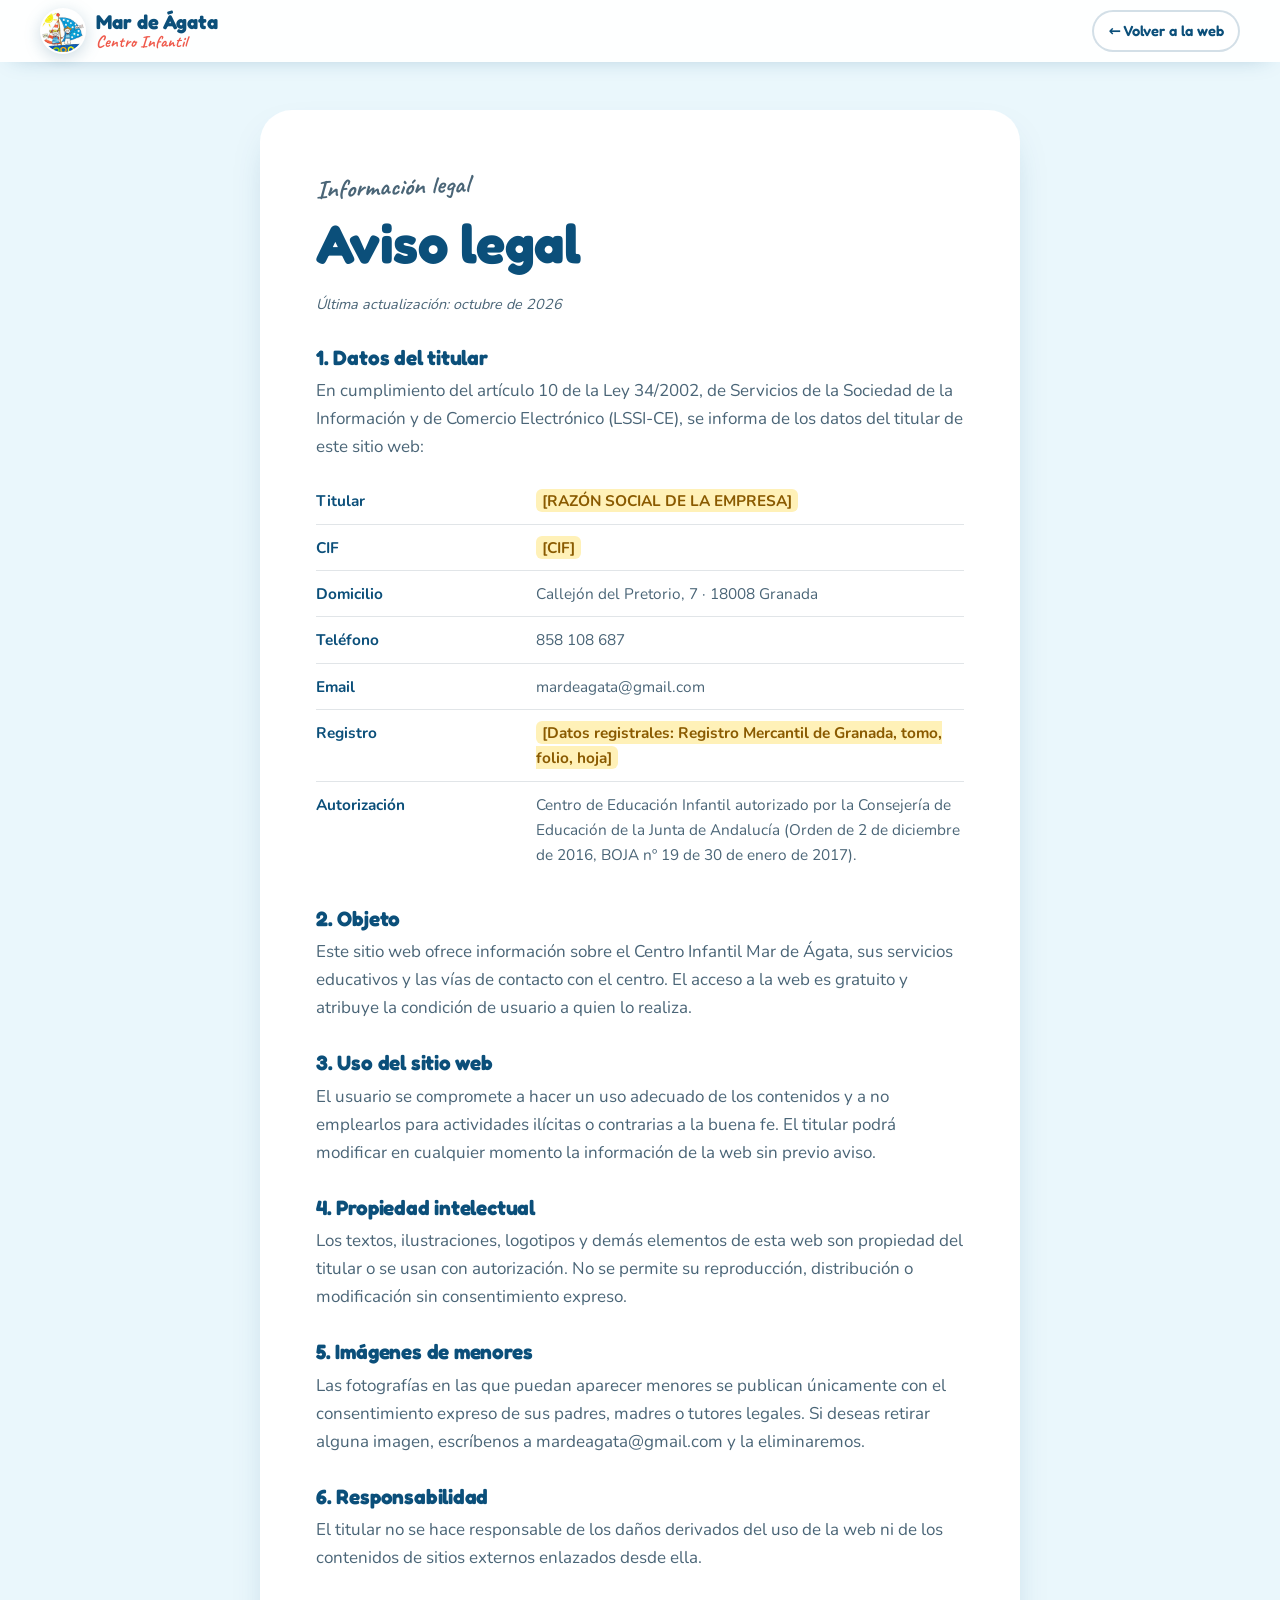
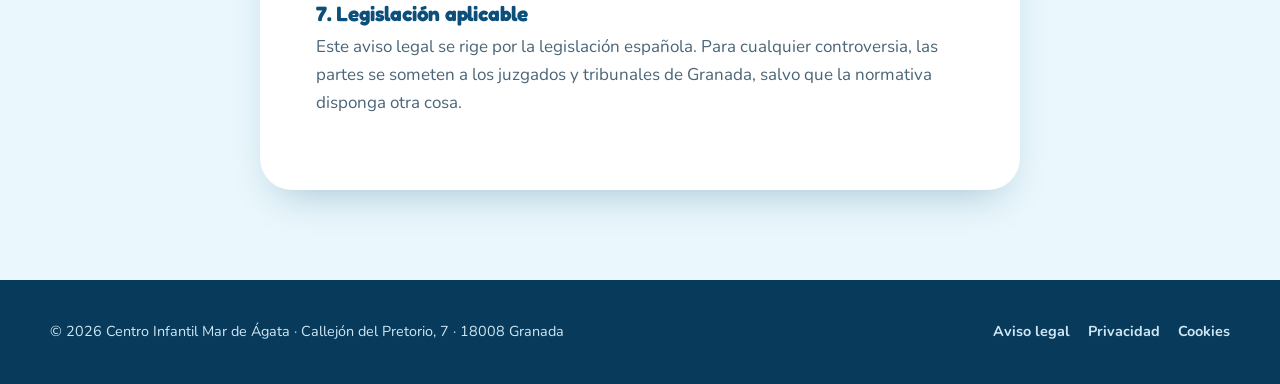
<file: aviso-legal.html>
<!doctype html>
<html lang="es">
<head>
  <meta charset="utf-8">
  <meta name="robots" content="noindex, nofollow">
  <meta name="viewport" content="width=device-width, initial-scale=1">
  <title>Aviso legal · Centro Infantil Mar de Ágata</title>
  <meta name="description" content="Aviso legal del sitio web del Centro Infantil Mar de Ágata.">
  
  <meta name="theme-color" content="#0b4f7a">
  <link rel="icon" href="assets/img/favicon.svg?v=20261006" type="image/svg+xml">
  <link rel="apple-touch-icon" href="assets/img/apple-touch-icon.png?v=20261006">
  <link rel="stylesheet" href="styles.css?v=20261006">
</head>
<body class="page-legal">
<header class="nav is-scrolled">
  <a class="nav-brand" href="index.html" aria-label="Mar de Ágata, inicio">
    <img class="nav-logo" src="assets/img/logo-mark.webp?v=20261006" alt="" width="46" height="46">
    <span class="nav-name">Mar de Ágata<small>Centro Infantil</small></span>
  </a>
  <a class="btn btn-ghost nav-back" href="index.html">← Volver a la web</a>
</header>
<main class="legal">
  <div class="legal-inner">
    <p class="eyebrow">Información legal</p>
    <h1 class="h2">Aviso legal</h1>

    <p class="updated">Última actualización: octubre de 2026</p>
    <h2>1. Datos del titular</h2>
    <p>En cumplimiento del artículo 10 de la Ley 34/2002, de Servicios de la Sociedad de la Información y de Comercio Electrónico (LSSI-CE), se informa de los datos del titular de este sitio web:</p>
    <table class="data">
  <tr><th>Titular</th><td><mark class="fill">[RAZÓN SOCIAL DE LA EMPRESA]</mark></td></tr>
  <tr><th>CIF</th><td><mark class="fill">[CIF]</mark></td></tr>
  <tr><th>Domicilio</th><td>Callejón del Pretorio, 7 · 18008 Granada</td></tr>
  <tr><th>Teléfono</th><td>858 108 687</td></tr>
  <tr><th>Email</th><td>mardeagata@gmail.com</td></tr>
  <tr><th>Registro</th><td><mark class="fill">[Datos registrales: Registro Mercantil de Granada, tomo, folio, hoja]</mark></td></tr>
  <tr><th>Autorización</th><td>Centro de Educación Infantil autorizado por la Consejería de Educación de la Junta de Andalucía (Orden de 2 de diciembre de 2016, BOJA nº 19 de 30 de enero de 2017).</td></tr>
</table>
    <h2>2. Objeto</h2>
    <p>Este sitio web ofrece información sobre el Centro Infantil Mar de Ágata, sus servicios educativos y las vías de contacto con el centro. El acceso a la web es gratuito y atribuye la condición de usuario a quien lo realiza.</p>
    <h2>3. Uso del sitio web</h2>
    <p>El usuario se compromete a hacer un uso adecuado de los contenidos y a no emplearlos para actividades ilícitas o contrarias a la buena fe. El titular podrá modificar en cualquier momento la información de la web sin previo aviso.</p>
    <h2>4. Propiedad intelectual</h2>
    <p>Los textos, ilustraciones, logotipos y demás elementos de esta web son propiedad del titular o se usan con autorización. No se permite su reproducción, distribución o modificación sin consentimiento expreso.</p>
    <h2>5. Imágenes de menores</h2>
    <p>Las fotografías en las que puedan aparecer menores se publican únicamente con el consentimiento expreso de sus padres, madres o tutores legales. Si deseas retirar alguna imagen, escríbenos a mardeagata@gmail.com y la eliminaremos.</p>
    <h2>6. Responsabilidad</h2>
    <p>El titular no se hace responsable de los daños derivados del uso de la web ni de los contenidos de sitios externos enlazados desde ella.</p>
    <h2>7. Legislación aplicable</h2>
    <p>Este aviso legal se rige por la legislación española. Para cualquier controversia, las partes se someten a los juzgados y tribunales de Granada, salvo que la normativa disponga otra cosa.</p>

  </div>
</main>
<footer class="footer footer-mini">
  <div class="container footer-inner-mini">
    <p>© 2026 Centro Infantil Mar de Ágata · Callejón del Pretorio, 7 · 18008 Granada</p>
    <nav class="legal-links" aria-label="Legal">
      <a href="aviso-legal.html">Aviso legal</a><a href="privacidad.html">Privacidad</a><a href="cookies.html">Cookies</a>
    </nav>
  </div>
</footer>
</body>
</html>
</file>
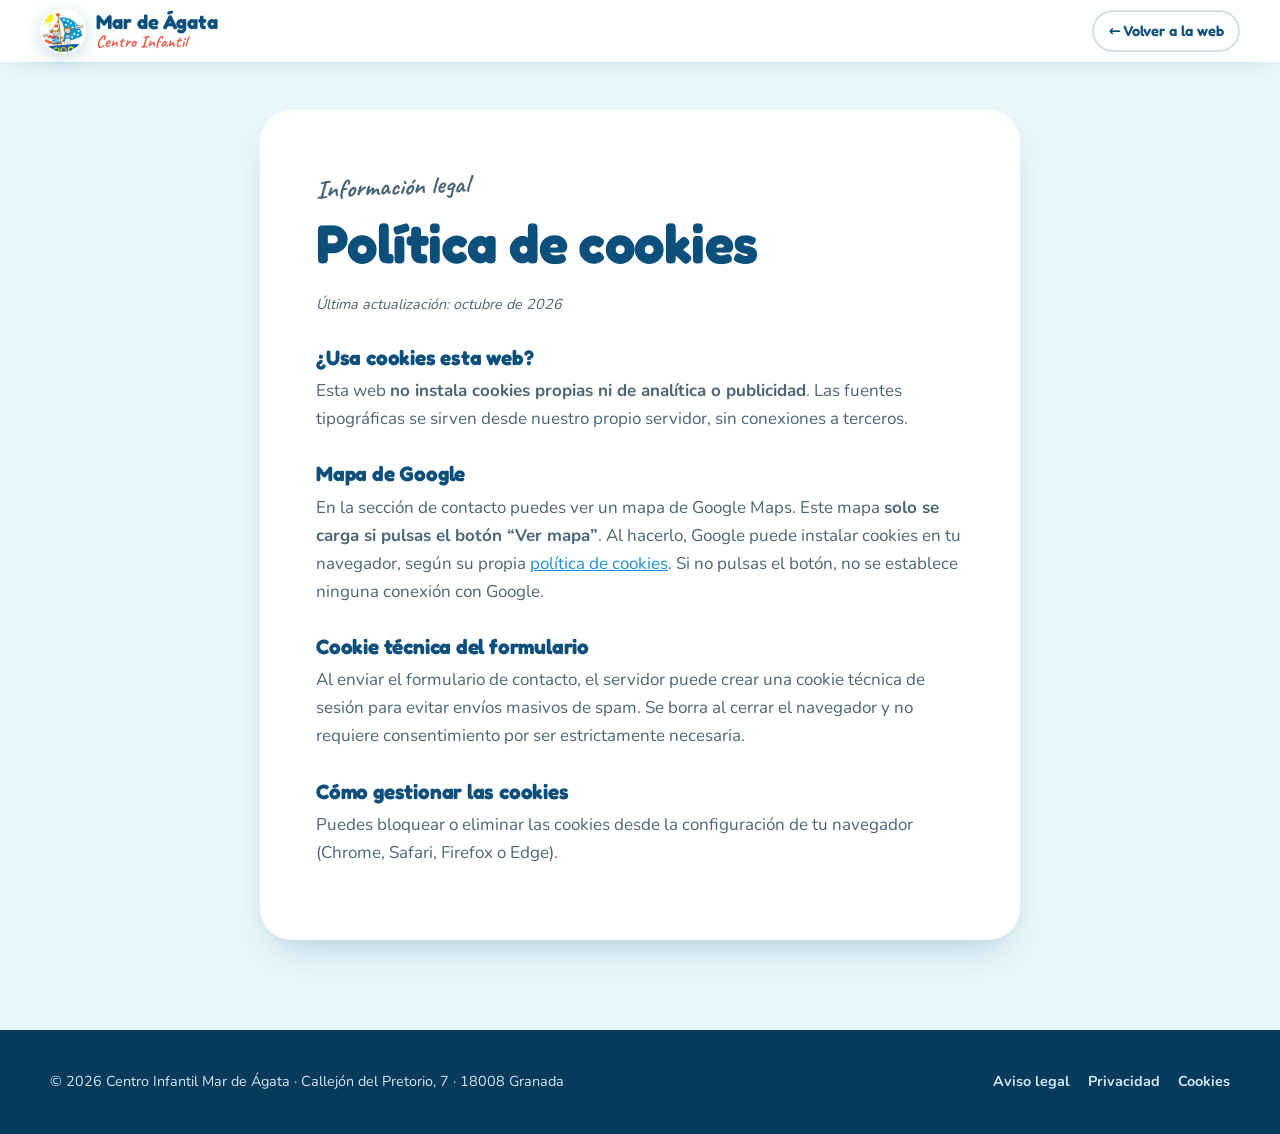
<file: cookies.html>
<!doctype html>
<html lang="es">
<head>
  <meta charset="utf-8">
  <meta name="robots" content="noindex, nofollow">
  <meta name="viewport" content="width=device-width, initial-scale=1">
  <title>Política de cookies · Centro Infantil Mar de Ágata</title>
  <meta name="description" content="Información sobre el uso de cookies en la web del Centro Infantil Mar de Ágata.">
  
  <meta name="theme-color" content="#0b4f7a">
  <link rel="icon" href="assets/img/favicon.svg?v=20261006" type="image/svg+xml">
  <link rel="apple-touch-icon" href="assets/img/apple-touch-icon.png?v=20261006">
  <link rel="stylesheet" href="styles.css?v=20261006">
</head>
<body class="page-legal">
<header class="nav is-scrolled">
  <a class="nav-brand" href="index.html" aria-label="Mar de Ágata, inicio">
    <img class="nav-logo" src="assets/img/logo-mark.webp?v=20261006" alt="" width="46" height="46">
    <span class="nav-name">Mar de Ágata<small>Centro Infantil</small></span>
  </a>
  <a class="btn btn-ghost nav-back" href="index.html">← Volver a la web</a>
</header>
<main class="legal">
  <div class="legal-inner">
    <p class="eyebrow">Información legal</p>
    <h1 class="h2">Política de cookies</h1>

    <p class="updated">Última actualización: octubre de 2026</p>
    <h2>¿Usa cookies esta web?</h2>
    <p>Esta web <strong>no instala cookies propias ni de analítica o publicidad</strong>. Las fuentes tipográficas se sirven desde nuestro propio servidor, sin conexiones a terceros.</p>
    <h2>Mapa de Google</h2>
    <p>En la sección de contacto puedes ver un mapa de Google Maps. Este mapa <strong>solo se carga si pulsas el botón “Ver mapa”</strong>. Al hacerlo, Google puede instalar cookies en tu navegador, según su propia <a href="https://policies.google.com/technologies/cookies?hl=es" target="_blank" rel="noopener">política de cookies</a>. Si no pulsas el botón, no se establece ninguna conexión con Google.</p>
    <h2>Cookie técnica del formulario</h2>
    <p>Al enviar el formulario de contacto, el servidor puede crear una cookie técnica de sesión para evitar envíos masivos de spam. Se borra al cerrar el navegador y no requiere consentimiento por ser estrictamente necesaria.</p>
    <h2>Cómo gestionar las cookies</h2>
    <p>Puedes bloquear o eliminar las cookies desde la configuración de tu navegador (Chrome, Safari, Firefox o Edge).</p>

  </div>
</main>
<footer class="footer footer-mini">
  <div class="container footer-inner-mini">
    <p>© 2026 Centro Infantil Mar de Ágata · Callejón del Pretorio, 7 · 18008 Granada</p>
    <nav class="legal-links" aria-label="Legal">
      <a href="aviso-legal.html">Aviso legal</a><a href="privacidad.html">Privacidad</a><a href="cookies.html">Cookies</a>
    </nav>
  </div>
</footer>
</body>
</html>
</file>
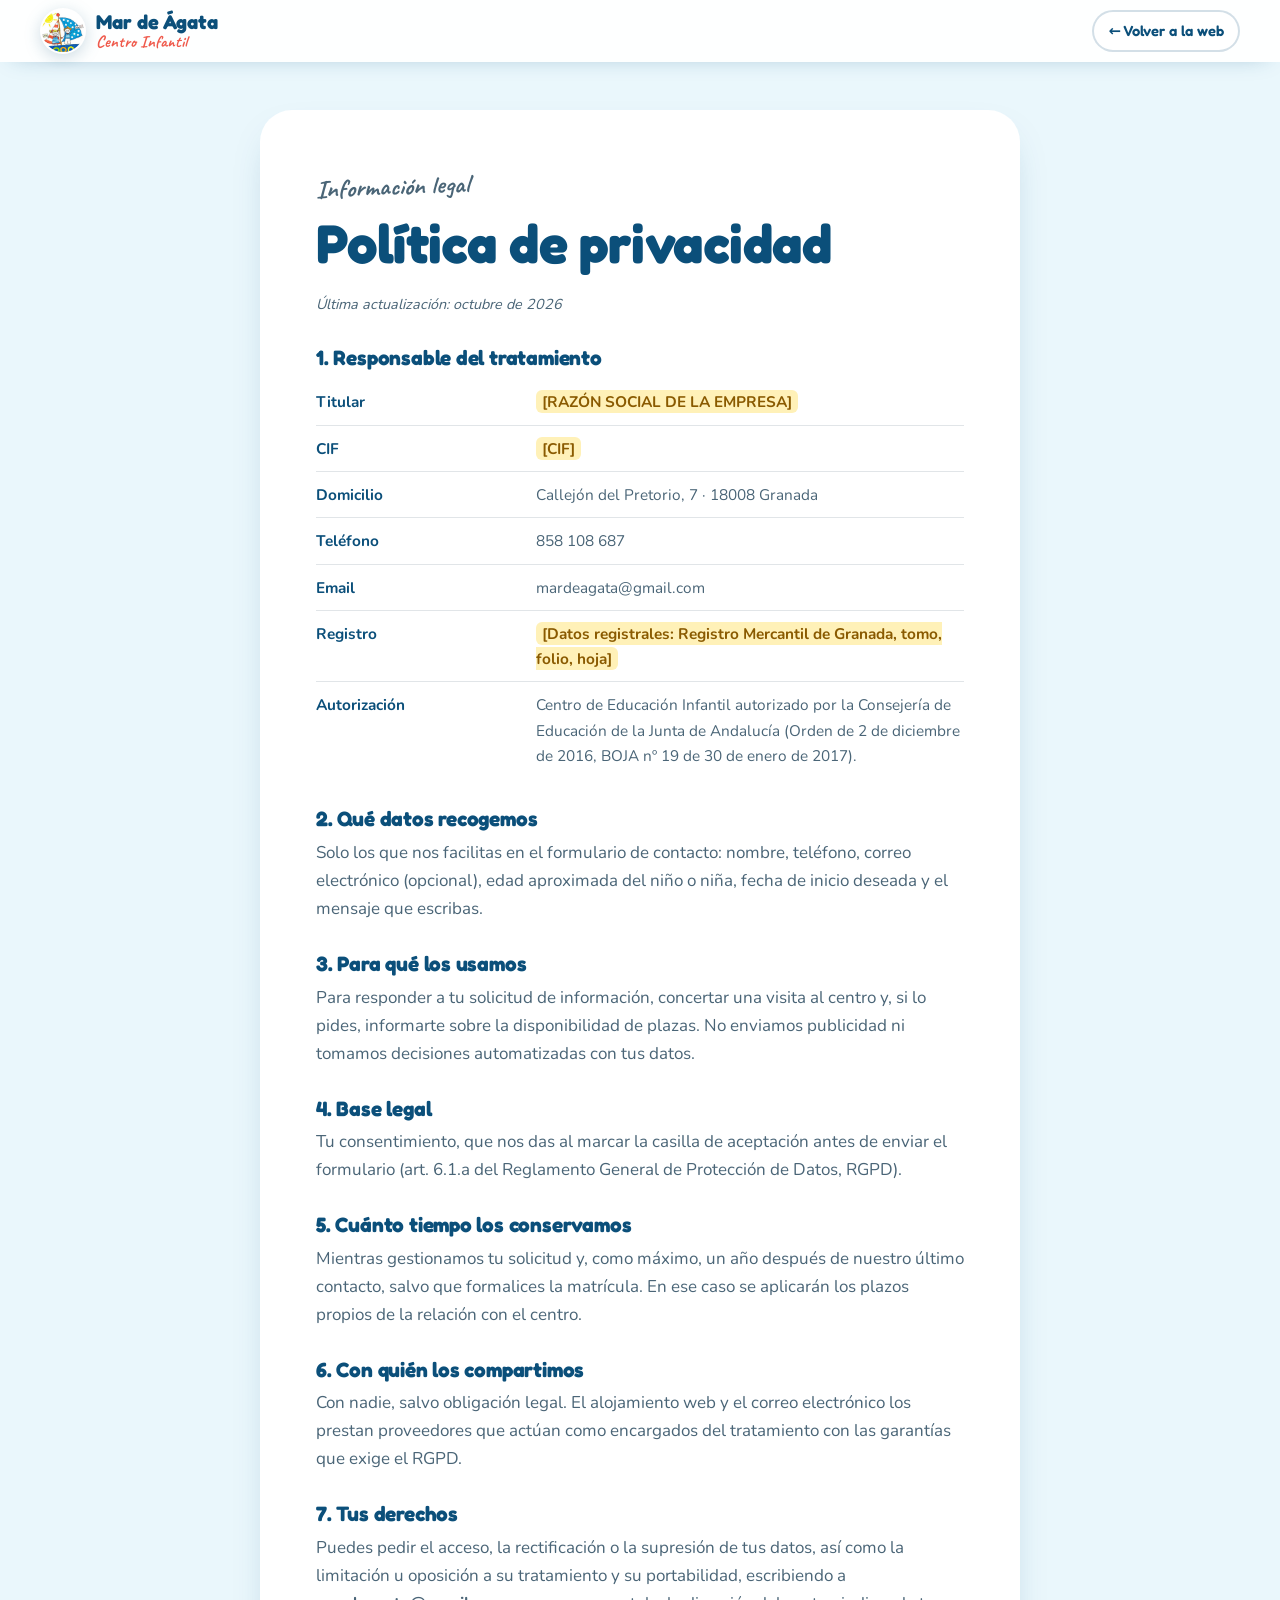
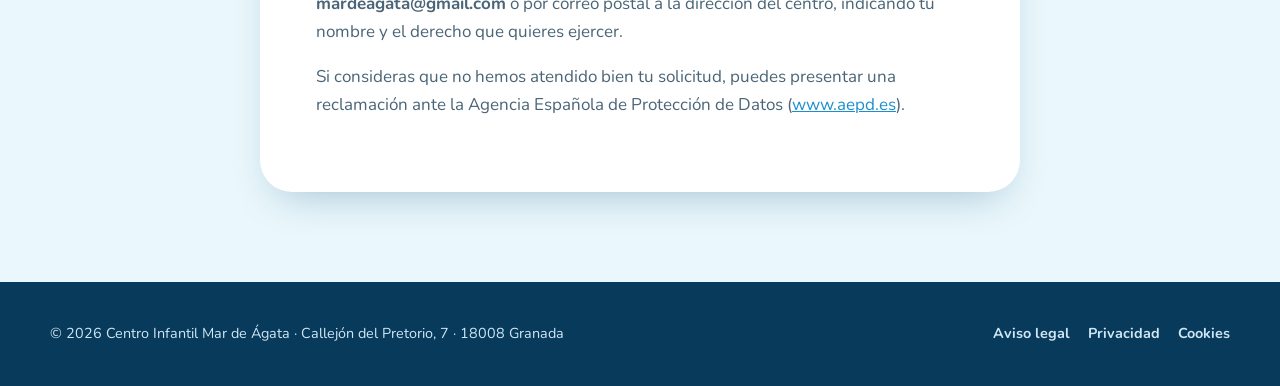
<file: privacidad.html>
<!doctype html>
<html lang="es">
<head>
  <meta charset="utf-8">
  <meta name="robots" content="noindex, nofollow">
  <meta name="viewport" content="width=device-width, initial-scale=1">
  <title>Política de privacidad · Centro Infantil Mar de Ágata</title>
  <meta name="description" content="Cómo trata el Centro Infantil Mar de Ágata los datos personales recogidos en su web.">
  
  <meta name="theme-color" content="#0b4f7a">
  <link rel="icon" href="assets/img/favicon.svg?v=20261006" type="image/svg+xml">
  <link rel="apple-touch-icon" href="assets/img/apple-touch-icon.png?v=20261006">
  <link rel="stylesheet" href="styles.css?v=20261006">
</head>
<body class="page-legal">
<header class="nav is-scrolled">
  <a class="nav-brand" href="index.html" aria-label="Mar de Ágata, inicio">
    <img class="nav-logo" src="assets/img/logo-mark.webp?v=20261006" alt="" width="46" height="46">
    <span class="nav-name">Mar de Ágata<small>Centro Infantil</small></span>
  </a>
  <a class="btn btn-ghost nav-back" href="index.html">← Volver a la web</a>
</header>
<main class="legal">
  <div class="legal-inner">
    <p class="eyebrow">Información legal</p>
    <h1 class="h2">Política de privacidad</h1>

    <p class="updated">Última actualización: octubre de 2026</p>
    <h2>1. Responsable del tratamiento</h2>
    <table class="data">
  <tr><th>Titular</th><td><mark class="fill">[RAZÓN SOCIAL DE LA EMPRESA]</mark></td></tr>
  <tr><th>CIF</th><td><mark class="fill">[CIF]</mark></td></tr>
  <tr><th>Domicilio</th><td>Callejón del Pretorio, 7 · 18008 Granada</td></tr>
  <tr><th>Teléfono</th><td>858 108 687</td></tr>
  <tr><th>Email</th><td>mardeagata@gmail.com</td></tr>
  <tr><th>Registro</th><td><mark class="fill">[Datos registrales: Registro Mercantil de Granada, tomo, folio, hoja]</mark></td></tr>
  <tr><th>Autorización</th><td>Centro de Educación Infantil autorizado por la Consejería de Educación de la Junta de Andalucía (Orden de 2 de diciembre de 2016, BOJA nº 19 de 30 de enero de 2017).</td></tr>
</table>
    <h2>2. Qué datos recogemos</h2>
    <p>Solo los que nos facilitas en el formulario de contacto: nombre, teléfono, correo electrónico (opcional), edad aproximada del niño o niña, fecha de inicio deseada y el mensaje que escribas.</p>
    <h2>3. Para qué los usamos</h2>
    <p>Para responder a tu solicitud de información, concertar una visita al centro y, si lo pides, informarte sobre la disponibilidad de plazas. No enviamos publicidad ni tomamos decisiones automatizadas con tus datos.</p>
    <h2>4. Base legal</h2>
    <p>Tu consentimiento, que nos das al marcar la casilla de aceptación antes de enviar el formulario (art. 6.1.a del Reglamento General de Protección de Datos, RGPD).</p>
    <h2>5. Cuánto tiempo los conservamos</h2>
    <p>Mientras gestionamos tu solicitud y, como máximo, un año después de nuestro último contacto, salvo que formalices la matrícula. En ese caso se aplicarán los plazos propios de la relación con el centro.</p>
    <h2>6. Con quién los compartimos</h2>
    <p>Con nadie, salvo obligación legal. El alojamiento web y el correo electrónico los prestan proveedores que actúan como encargados del tratamiento con las garantías que exige el RGPD.</p>
    <h2>7. Tus derechos</h2>
    <p>Puedes pedir el acceso, la rectificación o la supresión de tus datos, así como la limitación u oposición a su tratamiento y su portabilidad, escribiendo a <strong>mardeagata@gmail.com</strong> o por correo postal a la dirección del centro, indicando tu nombre y el derecho que quieres ejercer.</p>
    <p>Si consideras que no hemos atendido bien tu solicitud, puedes presentar una reclamación ante la Agencia Española de Protección de Datos (<a href="https://www.aepd.es" target="_blank" rel="noopener">www.aepd.es</a>).</p>

  </div>
</main>
<footer class="footer footer-mini">
  <div class="container footer-inner-mini">
    <p>© 2026 Centro Infantil Mar de Ágata · Callejón del Pretorio, 7 · 18008 Granada</p>
    <nav class="legal-links" aria-label="Legal">
      <a href="aviso-legal.html">Aviso legal</a><a href="privacidad.html">Privacidad</a><a href="cookies.html">Cookies</a>
    </nav>
  </div>
</footer>
</body>
</html>
</file>
<file: styles.css>
/* =========================================================
   Mar de Ágata — Centro Infantil
   Archetype: Liquid Wave (adaptado a escuela infantil)
   ========================================================= */


/* ---------- Fuentes alojadas localmente (sin Google Fonts, compatible RGPD) ---------- */
@font-face { font-family: "Fredoka"; font-style: normal; font-weight: 400; font-display: swap; src: url("assets/fonts/fredoka-latin-400-normal.woff2") format("woff2"); }
@font-face { font-family: "Fredoka"; font-style: normal; font-weight: 500; font-display: swap; src: url("assets/fonts/fredoka-latin-500-normal.woff2") format("woff2"); }
@font-face { font-family: "Fredoka"; font-style: normal; font-weight: 600; font-display: swap; src: url("assets/fonts/fredoka-latin-600-normal.woff2") format("woff2"); }
@font-face { font-family: "Fredoka"; font-style: normal; font-weight: 700; font-display: swap; src: url("assets/fonts/fredoka-latin-700-normal.woff2") format("woff2"); }
@font-face { font-family: "Nunito"; font-style: normal; font-weight: 400; font-display: swap; src: url("assets/fonts/nunito-latin-400-normal.woff2") format("woff2"); }
@font-face { font-family: "Nunito"; font-style: normal; font-weight: 600; font-display: swap; src: url("assets/fonts/nunito-latin-600-normal.woff2") format("woff2"); }
@font-face { font-family: "Nunito"; font-style: normal; font-weight: 700; font-display: swap; src: url("assets/fonts/nunito-latin-700-normal.woff2") format("woff2"); }
@font-face { font-family: "Caveat"; font-style: normal; font-weight: 500; font-display: swap; src: url("assets/fonts/caveat-latin-500-normal.woff2") format("woff2"); }
@font-face { font-family: "Caveat"; font-style: normal; font-weight: 700; font-display: swap; src: url("assets/fonts/caveat-latin-700-normal.woff2") format("woff2"); }
:root {
  --sky:      #dff3fb;
  --sky-2:    #bfe6f6;
  --sea:      #eaf7fc;
  --sea-deep: #1c8fd0;
  --navy:     #0b4f7a;
  --navy-2:   #083a5b;
  --sand:     #fff7e8;
  --sun:      #ffd23f;
  --sun-2:    #ffb703;
  --coral:    #ef5a4c;
  --lilac:    #c86fd6;
  --leaf:     #8bc34a;
  --ink:      #0f2f45;
  --ink-mute: #4a6577;
  --white:    #ffffff;
  --line:     rgba(15,47,69,.12);

  --r-lg: 28px;
  --r-md: 18px;
  --shadow: 0 18px 40px -18px rgba(11,79,122,.35);
  --ease-bounce: cubic-bezier(.34,1.56,.64,1);

  --f-display: "Fredoka", "Nunito", system-ui, sans-serif;
  --f-body: "Nunito", system-ui, -apple-system, "Segoe UI", sans-serif;
  --f-hand: "Caveat", "Comic Sans MS", cursive;
}

*, *::before, *::after { box-sizing: border-box; }
html { scroll-behavior: smooth; scroll-padding-top: 88px; }
body {
  margin: 0;
  font-family: var(--f-body);
  font-size: 17px;
  line-height: 1.65;
  color: var(--ink);
  background: var(--sea);
  -webkit-font-smoothing: antialiased;
  overflow-x: hidden;
}
img, svg { display: block; max-width: 100%; }
a { color: inherit; }
h1, h2, h3 { font-family: var(--f-display); line-height: 1.08; margin: 0; letter-spacing: -.01em; }
p { margin: 0 0 1em; }

.skip { position: absolute; left: -9999px; }
.skip:focus { left: 16px; top: 16px; z-index: 200; background: var(--white); padding: 8px 14px; border-radius: 10px; }

.container { width: min(1180px, 100% - 40px); margin-inline: auto; }

/* ---------- Buttons ---------- */
.btn {
  display: inline-flex; align-items: center; justify-content: center; gap: .55em;
  font-family: var(--f-display); font-weight: 600; font-size: 1rem;
  padding: .8em 1.4em; border-radius: 999px; border: 0; cursor: pointer;
  text-decoration: none; transition: transform .35s var(--ease-bounce), box-shadow .3s, background .3s;
}
.btn svg { width: 1.1em; height: 1.1em; fill: currentColor; }
.btn-lg { font-size: 1.08rem; padding: .95em 1.6em; }
.btn-sun { background: var(--sun); color: var(--navy-2); box-shadow: 0 6px 0 var(--sun-2); }
.btn-sun:hover { transform: translateY(-3px) rotate(-1deg); box-shadow: 0 9px 0 var(--sun-2); }
.btn-sun:active { transform: translateY(3px); box-shadow: 0 2px 0 var(--sun-2); }
.btn-ghost { background: rgba(255,255,255,.75); color: var(--navy); box-shadow: inset 0 0 0 2px rgba(11,79,122,.18); }
.btn-ghost:hover { background: var(--white); transform: translateY(-3px); }

/* ---------- Nav ---------- */
.nav {
  position: fixed; inset: 0 0 auto; z-index: 100;
  display: flex; align-items: center; gap: 24px;
  padding: 14px clamp(16px, 4vw, 40px);
  transition: background .35s, box-shadow .35s, padding .35s;
}
.nav.is-scrolled {
  background: rgba(255,255,255,.92);
  backdrop-filter: blur(12px); -webkit-backdrop-filter: blur(12px);
  box-shadow: 0 6px 24px -14px rgba(11,79,122,.4);
  padding-block: 8px;
}
@supports not ((backdrop-filter: blur(1px)) or (-webkit-backdrop-filter: blur(1px))) {
  .nav.is-scrolled { background: #fff; }
}
.nav-brand { display: flex; align-items: center; gap: 10px; text-decoration: none; margin-right: auto; }
.nav-logo { width: 46px; height: 46px; filter: drop-shadow(0 4px 8px rgba(11,79,122,.2)); transition: transform .5s var(--ease-bounce); }
.nav-brand:hover .nav-logo { transform: rotate(-10deg) scale(1.06); }
.nav-name { font-family: var(--f-display); font-weight: 700; font-size: 1.25rem; color: var(--navy); line-height: 1; }
.nav-name small { display: block; font-family: var(--f-hand); font-weight: 700; font-size: 1.05rem; color: var(--coral); margin-top: 2px; }
.nav-links { display: flex; gap: 4px; }
.nav-links a {
  text-decoration: none; font-weight: 700; font-size: .95rem; color: var(--navy);
  padding: 8px 12px; border-radius: 999px; transition: background .25s, color .25s;
}
.nav-links a:hover, .nav-links a.is-active { background: rgba(28,143,208,.12); color: var(--sea-deep); }
.nav-cta { font-size: .95rem; padding: .65em 1.2em; }
.nav-toggle { display: none; width: 46px; height: 46px; border-radius: 50%; border: 0; background: var(--white); box-shadow: var(--shadow); cursor: pointer; padding: 0; position: relative; }
.nav-toggle span { position: absolute; left: 13px; width: 20px; height: 2.5px; border-radius: 2px; background: var(--navy); transition: transform .3s, opacity .3s; }
.nav-toggle span:nth-child(1) { top: 16px; }
.nav-toggle span:nth-child(2) { top: 22px; }
.nav-toggle span:nth-child(3) { top: 28px; }
.nav-toggle[aria-expanded="true"] span:nth-child(1) { transform: translateY(6px) rotate(45deg); }
.nav-toggle[aria-expanded="true"] span:nth-child(2) { opacity: 0; }
.nav-toggle[aria-expanded="true"] span:nth-child(3) { transform: translateY(-6px) rotate(-45deg); }

.mobile-menu {
  position: fixed; inset: 0; z-index: 90;
  background: var(--navy); color: var(--white);
  display: flex; flex-direction: column; justify-content: center; align-items: center; gap: 14px;
  clip-path: circle(0% at calc(100% - 40px) 38px);
  transition: clip-path .6s cubic-bezier(.7,0,.2,1);
  visibility: hidden;
}
.mobile-menu.is-open { clip-path: circle(150% at calc(100% - 40px) 38px); visibility: visible; }
.mobile-menu a:not(.btn) { font-family: var(--f-display); font-size: 1.9rem; font-weight: 600; text-decoration: none; }
.mobile-menu .btn { margin-top: 18px; }
body.menu-open .nav { background: transparent; box-shadow: none; }
body.menu-open .nav-name { color: var(--white); }

/* ---------- Hero ---------- */
.hero {
  position: relative; min-height: 100vh; min-height: 100svh;
  background: linear-gradient(180deg, var(--sky) 0%, #eef9fd 55%, var(--sky-2) 100%);
  padding: 120px 0 170px; overflow: hidden;
  display: flex; align-items: center;
}
.hero-inner {
  position: relative; z-index: 3;
  width: min(1180px, 100% - 40px); margin-inline: auto;
  display: grid; grid-template-columns: 1.05fr .95fr; gap: 40px; align-items: center;
}
.kicker {
  display: inline-flex; align-items: center; gap: 10px;
  background: var(--white); color: var(--navy); font-weight: 700; font-size: .9rem;
  padding: 7px 14px; border-radius: 999px; box-shadow: 0 6px 18px -10px rgba(11,79,122,.4);
  animation: rise .8s .1s both var(--ease-bounce);
}
.kicker .dot { width: 9px; height: 9px; border-radius: 50%; background: var(--leaf); box-shadow: 0 0 0 4px rgba(139,195,74,.25); animation: pulse 2.2s infinite; }
.hero-title {
  font-size: clamp(3rem, 8.4vw, 6.6rem); font-weight: 700; color: var(--navy);
  margin: 22px 0 6px; animation: rise .9s .2s both var(--ease-bounce);
}
.hero-title .hl { position: relative; color: var(--sea-deep); display: inline-block; }
.hero-title .hl::after {
  content: ""; position: absolute; left: 2%; right: 4%; bottom: .02em; height: .2em; z-index: -1;
  background: var(--sun); border-radius: 999px; transform-origin: left;
  animation: underline 1s .9s both var(--ease-bounce);
}
.hero-hand {
  font-family: var(--f-hand); font-size: clamp(1.7rem, 3.2vw, 2.3rem); color: var(--coral); font-weight: 700;
  transform: rotate(-2deg); margin-bottom: 14px; animation: rise .9s .35s both var(--ease-bounce);
}
.hero-sub { font-size: 1.15rem; color: var(--ink-mute); max-width: 32em; animation: rise .9s .45s both var(--ease-bounce); }
.hero-actions { display: flex; flex-wrap: wrap; gap: 14px; margin: 26px 0 22px; animation: rise .9s .55s both var(--ease-bounce); }
.hero-chips { list-style: none; padding: 0; margin: 0; display: flex; flex-wrap: wrap; gap: 8px; animation: rise .9s .65s both var(--ease-bounce); }
.hero-chips li { font-weight: 700; font-size: .88rem; color: var(--navy); padding: 6px 12px; border-radius: 999px; background: rgba(255,255,255,.6); border: 1.5px dashed rgba(11,79,122,.25); }

/* sky */
.hero-sky { position: absolute; inset: 0; z-index: 1; pointer-events: none; }
.sun { position: absolute; top: 12%; right: 9%; width: 130px; height: 130px; }
.sun::before {
  content: ""; position: absolute; inset: -34px; border-radius: 50%;
  background: repeating-conic-gradient(from 0deg, rgba(255,210,63,.55) 0 8deg, transparent 8deg 30deg);
  -webkit-mask: radial-gradient(circle, transparent 54%, #000 56%, #000 70%, transparent 72%);
          mask: radial-gradient(circle, transparent 54%, #000 56%, #000 70%, transparent 72%);
  animation: spin 40s linear infinite;
}
.sun-core { position: absolute; inset: 18px; border-radius: 50%; background: radial-gradient(circle at 35% 35%, #fff2a8, var(--sun) 55%, var(--sun-2)); box-shadow: 0 0 60px rgba(255,210,63,.6); }
.cloud { position: absolute; background: #fff; border-radius: 999px; opacity: .9; filter: drop-shadow(0 8px 12px rgba(11,79,122,.08)); }
.cloud::before, .cloud::after { content: ""; position: absolute; background: #fff; border-radius: 50%; }
.cloud-1 { width: 150px; height: 42px; top: 20%; left: -160px; animation: drift 60s linear infinite; }
.cloud-1::before { width: 70px; height: 70px; left: 24px; top: -36px; }
.cloud-1::after  { width: 50px; height: 50px; left: 76px; top: -22px; }
.cloud-2 { width: 110px; height: 32px; top: 8%; left: -120px; animation: drift 75s linear -30s infinite; opacity: .75; }
.cloud-2::before { width: 52px; height: 52px; left: 18px; top: -26px; }
.cloud-2::after  { width: 38px; height: 38px; left: 56px; top: -16px; }
.cloud-3 { width: 180px; height: 48px; top: 34%; left: -200px; animation: drift 90s linear -55s infinite; opacity: .6; }
.cloud-3::before { width: 80px; height: 80px; left: 30px; top: -42px; }
.cloud-3::after  { width: 60px; height: 60px; left: 96px; top: -28px; }
.gull { position: absolute; color: var(--navy); opacity: .45; font-size: 18px; letter-spacing: -6px; }
.gull-1 { top: 26%; left: 46%; animation: fly 8s ease-in-out infinite; }
.gull-2 { top: 19%; left: 54%; font-size: 13px; animation: fly 9s ease-in-out -3s infinite; }

/* boat */
.hero-boat { position: relative; justify-self: center; width: min(440px, 100%); animation: rise 1.1s .3s both var(--ease-bounce); }
.boat { width: 100%; height: auto; animation: bob 5s ease-in-out infinite; transform-origin: 50% 90%; filter: drop-shadow(0 24px 24px rgba(11,79,122,.18)); }
.boat .flag { animation: flag 2.4s ease-in-out infinite; transform-origin: 211px 60px; transform-box: view-box; }
.boat .sail-r { animation: sail 6s ease-in-out infinite; transform-origin: 215px 260px; transform-box: view-box; }
.bubble { position: absolute; border-radius: 50%; border: 2px solid rgba(255,255,255,.9); background: rgba(255,255,255,.25); bottom: 4%; }
.b1 { width: 14px; height: 14px; left: 12%; animation: bubble 6s ease-in -1s infinite; }
.b2 { width: 9px; height: 9px; left: 80%; animation: bubble 5s ease-in -3s infinite; }
.b3 { width: 18px; height: 18px; left: 60%; animation: bubble 7s ease-in -5s infinite; }

/* waves */
.waves { position: absolute; left: 0; right: 0; bottom: -2px; height: 190px; z-index: 2; pointer-events: none; overflow: hidden; }
.wave { position: absolute; bottom: 0; left: 0; width: 200%; max-width: none; height: 100%; }
.wave-back  path { fill: #8fd0f0; }
.wave-mid   path { fill: #4fb3e3; }
.wave-front path { fill: var(--sea); }
.wave-back  { animation: wave 18s linear infinite; opacity: .8; height: 92%; }
.wave-mid   { animation: wave 12s linear -4s infinite reverse; height: 78%; }
.wave-front { animation: wave 9s linear -2s infinite; height: 62%; }

/* ---------- Sections ---------- */
.section { position: relative; padding: clamp(70px, 10vw, 120px) 0; }
.sea  { background: var(--sea); }
.sand { background: var(--sand); }
.navy { background: var(--navy); color: #e7f4fb; }
.divider { line-height: 0; margin: -1px 0; position: relative; z-index: 1; }
.divider svg { width: 100%; height: clamp(40px, 6vw, 90px); }
.divider-sea-to-sand  { background: var(--sand); } .divider-sea-to-sand path  { fill: var(--sea); }
.divider-sand-to-navy { background: var(--navy); } .divider-sand-to-navy path { fill: var(--sand); }
.divider-navy-to-sea  { background: var(--sea); }  .divider-navy-to-sea path  { fill: var(--navy); }

.eyebrow {
  font-family: var(--f-hand); font-weight: 700; font-size: 1.6rem; color: var(--coral);
  margin-bottom: 6px; transform: rotate(-2deg); display: inline-block;
}
.h2 { font-size: clamp(2.1rem, 4.6vw, 3.4rem); font-weight: 700; color: var(--navy); margin-bottom: 20px; }
.h2 em { font-style: normal; color: var(--sea-deep); }
.navy .h2 { color: var(--white); }
.navy .h2 em { color: var(--sun); }
.navy .eyebrow { color: var(--sun); }
.lead { font-size: 1.18rem; color: var(--ink); }
.lead.center { max-width: 40em; margin-inline: auto; }
.section-head { text-align: center; margin-bottom: 52px; }
.section-head.light .lead { color: #cfe7f5; }

/* El barco */
.barco { display: grid; grid-template-columns: 1.1fr 1fr; gap: clamp(32px, 6vw, 80px); align-items: center; }
.barco-text p { color: var(--ink-mute); }
.barco-text .lead { color: var(--ink); }
.signature { font-family: var(--f-hand); font-size: 1.7rem; color: var(--navy) !important; margin-top: 18px; }
.barco-cards { display: grid; grid-template-columns: 1fr 1fr; gap: 16px; }
.stat {
  background: var(--white); border-radius: var(--r-lg); padding: 24px 22px; box-shadow: var(--shadow);
  display: flex; flex-direction: column; gap: 6px;
  transition: transform .45s var(--ease-bounce);
}
.stat:hover { transform: translateY(-6px) rotate(-1.2deg); }
.stat:nth-child(2):hover { transform: translateY(-6px) rotate(1.2deg); }
.stat-num { font-family: var(--f-display); font-weight: 700; font-size: 3rem; line-height: 1; color: var(--sea-deep); }
.stat-label { color: var(--ink-mute); font-size: .98rem; line-height: 1.45; }
.stat-sun { background: var(--sun); } .stat-sun .stat-num, .stat-sun .stat-label { color: var(--navy-2); }
.stat-coral { background: #ffe3df; } .stat-coral .stat-num { color: var(--coral); }
.stat-seal { background: var(--navy); color: var(--white); }
.stat-seal svg { width: 52px; height: 52px; color: var(--sun); }
.stat-seal .stat-label { color: #d6ebf7; }
.stat-seal strong { color: var(--white); }
.barco-cards .stat:nth-child(odd) { margin-top: 26px; }

/* Aulas */
.aulas { display: grid; grid-template-columns: repeat(3, 1fr); gap: 24px; }
.aula {
  background: var(--white); border-radius: 32px; padding: 34px 28px 30px; text-align: center;
  box-shadow: var(--shadow); position: relative; transition: transform .45s var(--ease-bounce);
}
.aula:hover { transform: translateY(-8px); }
.aula-blob {
  width: 132px; height: 132px; margin: 0 auto 22px;
  display: flex; flex-direction: column; align-items: center; justify-content: center;
  border-radius: 38% 62% 63% 37% / 41% 44% 56% 59%;
  animation: blob 9s ease-in-out infinite;
  font-family: var(--f-display); color: var(--white);
}
.aula-blob span { font-size: 2.1rem; font-weight: 700; line-height: 1; }
.aula-blob small { font-family: var(--f-hand); font-size: 1.3rem; line-height: 1; }
.aula-1 .aula-blob { background: var(--lilac); }
.aula-2 .aula-blob { background: var(--coral); animation-delay: -3s; }
.aula-3 .aula-blob { background: var(--sea-deep); animation-delay: -6s; }
.aula h3 { font-size: 1.55rem; color: var(--navy); margin-bottom: 10px; }
.aula p { color: var(--ink-mute); margin: 0; }

/* Día a bordo */
.day { padding-top: 10px; }
.timeline { list-style: none; padding: 0; margin: 0 auto; max-width: 900px; display: grid; grid-template-columns: repeat(5, 1fr); gap: 14px; position: relative; }
.timeline::before {
  content: ""; position: absolute; left: 6%; right: 6%; top: 34px; height: 4px;
  background: repeating-linear-gradient(90deg, var(--sea-deep) 0 12px, transparent 12px 22px); opacity: .35;
}
.timeline li { position: relative; text-align: center; }
.tl-time {
  position: relative; z-index: 1;
  display: inline-flex; align-items: center; justify-content: center;
  width: 70px; height: 70px; border-radius: 50%;
  background: var(--white); border: 4px solid var(--sun);
  font-family: var(--f-display); font-weight: 700; color: var(--navy); font-size: 1.05rem;
  margin-bottom: 14px; box-shadow: 0 8px 18px -10px rgba(11,79,122,.5);
}
.timeline h3 { font-size: 1.12rem; color: var(--navy); margin-bottom: 4px; }
.timeline p { font-size: .95rem; color: var(--ink-mute); margin: 0; }
.note { text-align: center; margin-top: 34px; font-size: .92rem; color: var(--ink-mute); font-style: italic; }

/* Marquee */
.marquee { overflow: hidden; margin: -10px 0 60px; transform: rotate(-1.5deg); background: var(--sun); padding: 14px 0; }
.marquee-track { display: flex; gap: 28px; width: max-content; animation: marquee 30s linear infinite; font-family: var(--f-display); font-weight: 600; font-size: 1.5rem; color: var(--navy-2); white-space: nowrap; }
.marquee-track span:nth-child(even) { color: var(--coral); }

/* Services */
.services { display: grid; grid-template-columns: repeat(3, 1fr); gap: 20px; }
.service {
  background: rgba(255,255,255,.06); border: 1.5px solid rgba(255,255,255,.12);
  border-radius: var(--r-lg); padding: 28px 26px;
  transition: transform .45s var(--ease-bounce), background .3s, border-color .3s;
}
.service:hover { transform: translateY(-6px); background: rgba(255,255,255,.1); border-color: rgba(255,210,63,.5); }
.service-ico {
  display: inline-flex; align-items: center; justify-content: center; width: 56px; height: 56px; font-size: 1.6rem;
  border-radius: 38% 62% 63% 37% / 41% 44% 56% 59%; background: rgba(255,210,63,.18); margin-bottom: 16px;
}
.service h3 { color: var(--white); font-size: 1.3rem; margin-bottom: 8px; }
.service p { color: #cfe7f5; margin: 0; font-size: .98rem; }

/* FAQ */
.faq-wrap { display: grid; grid-template-columns: .85fr 1.15fr; gap: clamp(32px, 6vw, 80px); align-items: start; }
.faq-intro { position: sticky; top: 110px; }
.faq-intro p { color: var(--ink-mute); }
.faq { display: grid; gap: 12px; }
.faq details { background: var(--white); border-radius: var(--r-md); box-shadow: 0 10px 24px -18px rgba(11,79,122,.45); overflow: hidden; }
.faq summary {
  list-style: none; cursor: pointer; padding: 20px 60px 20px 22px; position: relative;
  font-family: var(--f-display); font-weight: 600; font-size: 1.12rem; color: var(--navy);
}
.faq summary::-webkit-details-marker { display: none; }
.faq summary::after {
  content: "+"; position: absolute; right: 18px; top: 50%; translate: 0 -50%;
  width: 30px; height: 30px; border-radius: 50%; background: var(--sky); color: var(--sea-deep);
  display: grid; place-items: center; font-size: 1.3rem; transition: transform .35s var(--ease-bounce), background .3s;
}
.faq details[open] summary::after { transform: rotate(45deg); background: var(--sun); color: var(--navy); }
.faq details p { padding: 0 22px 20px; margin: 0; color: var(--ink-mute); }

/* Contact */
.contact { background: linear-gradient(180deg, var(--sea) 0%, var(--sky) 100%); padding-bottom: 150px; }
.contact-grid { display: grid; grid-template-columns: 1fr 1fr; gap: clamp(32px, 5vw, 64px); align-items: start; }
.contact-list { list-style: none; padding: 0; margin: 26px 0; display: grid; gap: 16px; }
.contact-list li { display: flex; gap: 14px; align-items: flex-start; }
.contact-list a { text-decoration: none; }
.contact-list a:hover strong { color: var(--sea-deep); }
.ci { width: 46px; height: 46px; flex: none; border-radius: 50%; background: var(--white); display: grid; place-items: center; font-size: 1.25rem; box-shadow: 0 8px 18px -12px rgba(11,79,122,.5); }
.contact-list strong { color: var(--navy); font-size: 1.08rem; }
.contact-list div { color: var(--ink-mute); line-height: 1.45; }
.map { border-radius: var(--r-lg); overflow: hidden; box-shadow: var(--shadow); border: 6px solid var(--white); aspect-ratio: 16 / 10; background: var(--sky-2); }
.map iframe { width: 100%; height: 100%; border: 0; display: block; }

.contact-form {
  background: var(--white); border-radius: 32px; padding: clamp(24px, 4vw, 40px);
  box-shadow: var(--shadow); display: grid; gap: 16px; position: relative;
}
.contact-form h3 { font-size: 1.6rem; color: var(--navy); }
.form-hint { color: var(--ink-mute); font-size: .92rem; margin: -8px 0 4px; }
.contact-form label { display: grid; gap: 6px; font-weight: 700; font-size: .92rem; color: var(--navy); }
.contact-form .row { display: grid; grid-template-columns: 1fr 1fr; gap: 14px; }
.contact-form input, .contact-form select, .contact-form textarea {
  font: inherit; font-weight: 400; color: var(--ink);
  border: 2px solid var(--line); border-radius: 14px; padding: 12px 14px; background: #fbfdfe;
  transition: border-color .25s, box-shadow .25s; width: 100%;
}
.contact-form input:focus, .contact-form select:focus, .contact-form textarea:focus {
  outline: none; border-color: var(--sea-deep); box-shadow: 0 0 0 4px rgba(28,143,208,.15);
}
.contact-form .check { display: flex; gap: 10px; align-items: flex-start; font-weight: 600; color: var(--ink-mute); }
.contact-form .check input { width: 20px; height: 20px; flex: none; margin-top: 3px; accent-color: var(--sea-deep); }
.contact-form .is-invalid { border-color: var(--coral); }
.form-msg { margin: 0; font-weight: 700; min-height: 1.4em; }
.form-msg.ok { color: #2e7d32; }
.form-msg.err { color: var(--coral); }

/* Footer */
.footer { position: relative; background: var(--navy-2); color: #cfe7f5; padding: 40px 0 110px; margin-top: 0; }
.footer-wave { position: absolute; top: -79px; left: 0; right: 0; line-height: 0; }
.footer-wave svg { width: 100%; height: 80px; }
.footer-wave path { fill: var(--navy-2); }
.footer-inner { display: grid; grid-template-columns: 1.1fr .7fr 1.3fr; gap: 40px; }
.footer-brand { font-family: var(--f-display); font-weight: 700; font-size: 1.8rem; color: var(--white); margin: 0; line-height: 1; }
.footer-hand { font-family: var(--f-hand); font-size: 1.4rem; color: var(--sun); margin-bottom: 14px; }
.footer a { text-decoration: none; }
.footer a:hover { color: var(--sun); }
.footer-links { display: grid; gap: 6px; align-content: start; font-weight: 700; }
.footer-legal { font-size: .9rem; }
.footer-legal strong { color: var(--white); }
.tiny { font-size: .8rem; opacity: .7; }

.float-call {
  position: fixed; right: 18px; bottom: 18px; z-index: 80;
  width: 58px; height: 58px; border-radius: 50%;
  background: var(--sun); box-shadow: 0 6px 0 var(--sun-2), 0 14px 30px -10px rgba(0,0,0,.35);
  display: none; place-items: center; animation: ring 4s ease-in-out infinite;
}
.float-call svg { width: 26px; height: 26px; fill: var(--navy-2); }

/* ---------- Reveal ---------- */
.reveal { opacity: 0; transform: translateY(34px); transition: opacity .8s ease, transform .9s var(--ease-bounce); }
.reveal.is-in { opacity: 1; transform: none; }
.reveal[data-split] { opacity: 1; transform: none; }
.no-js .reveal { opacity: 1; transform: none; }
.aulas .reveal:nth-child(2), .services .reveal:nth-child(3n+2), .barco-cards .reveal:nth-child(2) { transition-delay: .12s; }
.aulas .reveal:nth-child(3), .services .reveal:nth-child(3n),   .barco-cards .reveal:nth-child(3) { transition-delay: .24s; }
.timeline .reveal:nth-child(2) { transition-delay: .1s; }
.timeline .reveal:nth-child(3) { transition-delay: .2s; }
.timeline .reveal:nth-child(4) { transition-delay: .3s; }
.timeline .reveal:nth-child(5) { transition-delay: .4s; }

/* ---------- Keyframes ---------- */
@keyframes rise { from { opacity: 0; transform: translateY(30px); } to { opacity: 1; transform: none; } }
@keyframes underline { from { transform: scaleX(0); } to { transform: scaleX(1); } }
@keyframes pulse { 0%,100% { box-shadow: 0 0 0 4px rgba(139,195,74,.25); } 50% { box-shadow: 0 0 0 8px rgba(139,195,74,0); } }
@keyframes spin { to { transform: rotate(360deg); } }
@keyframes drift { from { transform: translateX(0); } to { transform: translateX(calc(100vw + 400px)); } }
@keyframes fly { 0%,100% { transform: translate(0,0); } 50% { transform: translate(30px,-12px); } }
@keyframes bob { 0%,100% { transform: translateY(0) rotate(-2deg); } 50% { transform: translateY(-14px) rotate(2deg); } }
@keyframes flag { 0%,100% { transform: skewY(0deg) scaleX(1); } 50% { transform: skewY(-4deg) scaleX(.94); } }
@keyframes sail { 0%,100% { transform: scaleX(1); } 50% { transform: scaleX(1.04); } }
@keyframes bubble { 0% { transform: translateY(0) scale(.6); opacity: 0; } 20% { opacity: 1; } 100% { transform: translateY(-160px) scale(1.1); opacity: 0; } }
@keyframes wave { from { transform: translateX(0); } to { transform: translateX(-50%); } }
@keyframes blob {
  0%,100% { border-radius: 38% 62% 63% 37% / 41% 44% 56% 59%; }
  33% { border-radius: 58% 42% 38% 62% / 52% 61% 39% 48%; }
  66% { border-radius: 45% 55% 52% 48% / 60% 38% 62% 40%; }
}
@keyframes marquee { to { transform: translateX(-50%); } }
@keyframes ring { 0%,88%,100% { transform: rotate(0); } 91% { transform: rotate(-12deg); } 94% { transform: rotate(12deg); } 97% { transform: rotate(-6deg); } }

/* Only truly continuous motion is paused for reduced motion; micro-interactions stay. */
@media (prefers-reduced-motion: reduce) {
  .cloud, .marquee-track { animation-duration: 120s; }
}

/* ---------- Responsive ---------- */
@media (max-width: 1080px) {
  .nav-links { display: none; }
  .nav-toggle { display: block; }
  .services { grid-template-columns: repeat(2, 1fr); }
  .timeline { grid-template-columns: 1fr; max-width: 520px; gap: 18px; }
  .timeline::before { left: 33px; right: auto; top: 10px; bottom: 10px; width: 4px; height: auto;
    background: repeating-linear-gradient(180deg, var(--sea-deep) 0 12px, transparent 12px 22px); }
  .timeline li { display: flex; gap: 18px; align-items: center; text-align: left; }
  .tl-time { margin: 0; flex: none; }
}
@media (max-width: 860px) {
  body { font-size: 16px; }
  .nav-cta { display: none; }
  .hero { padding: 104px 0 150px; min-height: auto; }
  .hero-inner { grid-template-columns: 1fr; text-align: center; gap: 10px; }
  .hero-boat { order: -1; width: min(250px, 66vw); }
  .hero-actions, .hero-chips { justify-content: center; }
  .hero-sub { margin-inline: auto; }
  .sun { width: 80px; height: 80px; top: 92px; right: 6%; }
  .waves { height: 130px; }
  .barco, .faq-wrap, .contact-grid { grid-template-columns: 1fr; }
  .faq-intro { position: static; }
  .aulas { grid-template-columns: 1fr; max-width: 460px; margin-inline: auto; }
  .footer-inner { grid-template-columns: 1fr; gap: 26px; }
  .float-call { display: grid; }
}
@media (max-width: 560px) {
  .services { grid-template-columns: 1fr; }
  .barco-cards { gap: 12px; }
  .barco-cards .stat:nth-child(odd) { margin-top: 0; }
  .stat { padding: 20px 16px; }
  .stat-num { font-size: 2.4rem; }
  .contact-form .row { grid-template-columns: 1fr; }
  .hero-actions .btn { width: 100%; }
  .marquee-track { font-size: 1.2rem; }
}

/* ---------- Formulario: extras ---------- */
.hp { position: absolute !important; left: -9999px !important; width: 1px; height: 1px; overflow: hidden; }
.opt { font-weight: 400; color: var(--ink-mute); }
.contact-form .btn[disabled] { opacity: .7; cursor: progress; transform: none; }
.contact-form .btn.is-sending::after {
  content: ""; width: 16px; height: 16px; border-radius: 50%;
  border: 2.5px solid currentColor; border-right-color: transparent; animation: spin .7s linear infinite;
}
.form-done { text-align: center; padding: 30px 10px; display: grid; gap: 12px; justify-items: center; }
.form-done svg { width: 72px; height: 72px; }
.form-done h3 { font-size: 1.7rem; }
.form-done p { color: var(--ink-mute); margin: 0; max-width: 28em; }

/* ---------- Mapa bajo demanda (sin cookies hasta que se pulsa) ---------- */
.map { position: relative; }
.map-placeholder {
  position: absolute; inset: 0; display: grid; place-content: center; justify-items: center; gap: 10px; text-align: center; padding: 16px;
  background:
    radial-gradient(circle at 30% 30%, rgba(255,255,255,.7) 0 2px, transparent 3px) 0 0 / 22px 22px,
    linear-gradient(135deg, var(--sky) 0%, var(--sky-2) 100%);
}
.map-placeholder > svg { width: 44px; height: 44px; fill: var(--coral); filter: drop-shadow(0 6px 8px rgba(239,90,76,.35)); animation: bob 3s ease-in-out infinite; }
.map-placeholder p { margin: 0; color: var(--navy); line-height: 1.35; }
.map-ext { font-weight: 700; font-size: .92rem; color: var(--sea-deep); text-decoration: none; }
.map-ext:hover { text-decoration: underline; }
.map-note { font-size: .78rem; color: var(--ink-mute) !important; }

/* ---------- Footer legal ---------- */
.legal-links { display: flex; flex-wrap: wrap; gap: 6px 18px; margin: 10px 0; font-weight: 700; }

/* ---------- Foco visible (accesibilidad) ---------- */
a:focus-visible, button:focus-visible, summary:focus-visible, input:focus-visible, select:focus-visible, textarea:focus-visible {
  outline: 3px solid var(--sun-2); outline-offset: 3px; border-radius: 10px;
}

/* ---------- Páginas legales y 404 ---------- */
.page-legal { background: var(--sea); }
.page-legal .nav { position: sticky; top: 0; }
.nav-back { font-size: .92rem; padding: .6em 1.1em; }
.legal { padding: 48px 20px 90px; }
.legal-inner { max-width: 760px; margin: 0 auto; background: var(--white); border-radius: 32px; padding: clamp(24px, 5vw, 56px); box-shadow: var(--shadow); }
.legal-inner h2 { font-size: 1.3rem; color: var(--navy); margin: 30px 0 8px; }
.legal-inner p, .legal-inner td { color: var(--ink-mute); }
.legal-inner a:not(.btn) { color: var(--sea-deep); }
.updated { font-size: .9rem; font-style: italic; }
.data { width: 100%; border-collapse: collapse; margin: 10px 0; font-size: .96rem; }
.data th { text-align: left; color: var(--navy); width: 34%; padding: 10px 12px 10px 0; vertical-align: top; }
.data td { padding: 10px 0; }
.data tr + tr th, .data tr + tr td { border-top: 1px solid var(--line); }
mark.fill { background: #fff1b8; color: #8a5a00; padding: 1px 6px; border-radius: 6px; font-weight: 700; }
.footer-mini { padding: 30px 0; }
.footer-inner-mini { display: flex; flex-wrap: wrap; gap: 10px 30px; justify-content: space-between; align-items: center; font-size: .9rem; }
.footer-inner-mini p { margin: 0; }
@media (max-width: 560px) { .data th { width: auto; display: block; padding-bottom: 0; } .data td { display: block; padding-top: 2px; } .data tr + tr td { border-top: 0; } .nav-back { font-size: .85rem; } }

/* ---------- Iconos SVG propios ---------- */
.service-ico { color: var(--sun); }
.service-ico svg { width: 28px; height: 28px; }
.ci { color: var(--coral); }
.ci svg { width: 22px; height: 22px; }

/* ---------- Logo real ---------- */
img.nav-logo { border-radius: 50%; background: var(--white); object-fit: cover; padding: 2px; }
img.boat { width: 100%; height: auto; filter: drop-shadow(0 22px 22px rgba(11,79,122,.16)); }

/* ---------- Galería tipo polaroid ---------- */
.gallery-sec { background: linear-gradient(180deg, var(--sea) 0%, #f3fbfe 100%); }
.gallery { display: grid; grid-template-columns: repeat(4, minmax(0, 1fr)); gap: clamp(16px, 2.6vw, 34px); align-items: start; }
.polaroid {
  margin: 0; background: var(--white); padding: 12px 12px 6px; border-radius: 6px;
  box-shadow: 0 2px 4px rgba(11,79,122,.08), 0 22px 40px -22px rgba(11,79,122,.45);
  transition: transform .5s var(--ease-bounce), box-shadow .4s;
  position: relative;
}
.polaroid::before {
  content: ""; position: absolute; top: -12px; left: 50%; width: 84px; height: 24px; translate: -50% 0;
  background: rgba(255,210,63,.75); border-radius: 3px; transform: rotate(-3deg);
  box-shadow: 0 2px 4px rgba(0,0,0,.06);
}
.polaroid:nth-child(2)::before { background: rgba(143,208,240,.8); transform: rotate(4deg); }
.polaroid:nth-child(3)::before { background: rgba(239,90,76,.55); transform: rotate(-5deg); }
.polaroid:nth-child(4)::before { background: rgba(200,111,214,.55); transform: rotate(2deg); }
.polaroid.reveal.is-in:nth-child(1) { transform: rotate(-3deg); }
.polaroid.reveal.is-in:nth-child(2) { transform: rotate(2deg) translateY(26px); }
.polaroid.reveal.is-in:nth-child(3) { transform: rotate(-1.5deg); }
.polaroid.reveal.is-in:nth-child(4) { transform: rotate(3deg) translateY(18px); }
.polaroid.reveal.is-in:hover { transform: rotate(0) translateY(-8px) scale(1.03); z-index: 2; box-shadow: 0 30px 50px -24px rgba(11,79,122,.55); }
.ph { display: block; width: 100%; padding: 0; border: 0; background: var(--sky); cursor: zoom-in; border-radius: 3px; overflow: hidden; aspect-ratio: 1 / 1; }
.ph img { width: 100%; height: 100%; object-fit: cover; filter: saturate(1.05); transition: transform .6s ease; }
.polaroid:hover .ph img { transform: scale(1.05); }
.polaroid figcaption { font-family: var(--f-hand); font-weight: 700; font-size: 1.5rem; color: var(--navy); text-align: center; padding: 6px 4px 2px; line-height: 1.2; }

/* ---------- Lightbox ---------- */
.lightbox { border: 0; padding: 14px 14px 8px; border-radius: 10px; background: var(--white); max-width: min(92vw, 860px); box-shadow: 0 40px 80px -30px rgba(0,0,0,.6); }
.lightbox::backdrop { background: rgba(8,58,91,.82); backdrop-filter: blur(4px); }
.lightbox img { display: block; max-width: 100%; max-height: 78vh; width: auto; margin: 0 auto; border-radius: 4px; }
.lightbox p { font-family: var(--f-hand); font-weight: 700; font-size: 1.6rem; color: var(--navy); text-align: center; margin: 6px 0 0; }
.lb-close { position: absolute; top: 10px; right: 10px; width: 42px; height: 42px; border-radius: 50%; border: 0; background: var(--sun); color: var(--navy-2); font-size: 1.7rem; line-height: 1; cursor: pointer; box-shadow: 0 4px 0 var(--sun-2); }

@media (max-width: 960px) {
  .gallery { grid-template-columns: repeat(2, minmax(0, 1fr)); gap: 30px 20px; }
}
@media (max-width: 420px) {
  .polaroid { padding: 8px 8px 4px; }
  .polaroid figcaption { font-size: 1.2rem; }
}
.hero-boat { width: min(400px, 100%); }
@media (max-width: 860px) { .hero-boat { width: min(220px, 58vw); } }
.hero-sky .sun { display: none; } /* el logo ya trae su propio sol */

/* ---------- El barco con foto destacada ---------- */
.barco { grid-template-columns: 1.05fr 1fr; grid-template-areas: "text photo" "cards cards"; row-gap: clamp(48px, 6vw, 72px); }
.barco-text { grid-area: text; }
.polaroid-feature { grid-area: photo; justify-self: center; width: min(500px, 100%); }
.polaroid-feature.reveal.is-in { transform: rotate(2.5deg); }
.polaroid-feature .ph { aspect-ratio: 1080 / 950; }
.polaroid-feature figcaption { font-size: 1.7rem; }
.barco-cards { grid-area: cards; grid-template-columns: repeat(4, minmax(0, 1fr)); }
.barco-cards .stat:nth-child(odd) { margin-top: 0; }
.barco-cards .stat:nth-child(even) { margin-top: 0; }

/* Galería con 3 fotos */
.gallery { grid-template-columns: repeat(3, minmax(0, 1fr)); max-width: 1020px; margin-inline: auto; }
.gallery .polaroid.reveal.is-in:nth-child(2) { transform: rotate(-1.5deg) translateY(22px); }
.gallery .polaroid.reveal.is-in:nth-child(3) { transform: rotate(3deg); }
.gallery .polaroid:nth-child(3)::before { background: rgba(200,111,214,.55); }

@media (max-width: 960px) {
  .barco-cards { grid-template-columns: repeat(2, minmax(0, 1fr)); }
  .gallery { grid-template-columns: repeat(2, minmax(0, 1fr)); }
  .gallery .polaroid:nth-child(3) { grid-column: 1 / -1; justify-self: center; width: calc(50% - 10px); }
}
@media (max-width: 860px) {
  .barco { grid-template-columns: 1fr; grid-template-areas: "text" "photo" "cards"; row-gap: 44px; }
  .polaroid-feature { width: min(420px, 92%); }
}
@media (max-width: 560px) {
  .gallery { grid-template-columns: 1fr; max-width: 340px; gap: 36px; }
  .gallery .polaroid:nth-child(3) { width: 100%; }
  .gallery .polaroid.reveal.is-in:nth-child(2) { transform: rotate(-1.5deg); }
}

/* =========================================================
   CAPA VISUAL: dibujos marinos, sello, viaje, iconos
   ========================================================= */
.section, .hero { overflow-x: clip; }

/* Adorno de olas en bucle bajo los títulos (como en el logo) */
.loops { display: block; width: 150px; height: 26px; color: var(--sea-deep); margin: -8px 0 22px; opacity: .85; }
.section-head .loops { margin-inline: auto; }
.navy .loops { color: var(--sun); }
.loops use { stroke-dasharray: 900; stroke-dashoffset: 900; }
.reveal.is-in .loops use, .loops.is-in use { animation: draw 2.2s .3s ease forwards; }
.no-js .loops use { stroke-dashoffset: 0; }
@keyframes draw { to { stroke-dashoffset: 0; } }

/* Dibujos flotantes con parallax */
.doodle { position: absolute; z-index: 0; pointer-events: none; overflow: visible; will-change: transform; }
.section > .container { position: relative; z-index: 1; }
.doodle use { animation: wiggle 7s ease-in-out infinite; transform-box: fill-box; transform-origin: center; }
.dd-barco-1 { width: 74px; height: 74px; left: 3%; top: 70px; }
.dd-barco-2 { width: 110px; height: 64px; right: 4%; bottom: 40px; }
.dd-barco-2 use { animation-name: swim; }
.dd-aulas-1 { width: 80px; height: 72px; right: 5%; top: 90px; }
.dd-aulas-2 { width: 60px; height: 24px; left: 7%; top: 110px; }
.dd-aulas-3 { width: 40px; height: 16px; left: 12%; top: 150px; }
.dd-aulas-2 use, .dd-aulas-3 use { animation-name: flap; animation-duration: 3s; }
.dd-dia-1 { width: 96px; height: 56px; left: 4%; bottom: 80px; transform: scaleX(-1); }
.dd-dia-1 use { animation-name: swim; }
.dd-dia-2 { width: 58px; height: 58px; right: 7%; top: 30px; }
.dd-serv-1 { width: 220px; height: 240px; right: -30px; bottom: 60px; }
.dd-gal-1 { width: 70px; height: 64px; left: 5%; top: 120px; }
.dd-gal-2 { width: 64px; height: 64px; right: 6%; bottom: 60px; }
.dd-fam-1 { width: 100px; height: 58px; left: 3%; bottom: 60px; }
.dd-fam-1 use { animation-name: swim; }
.dd-con-1 { width: 56px; height: 22px; right: 10%; top: 80px; }
.dd-con-1 use { animation-name: flap; animation-duration: 3.4s; }
.dd-con-2 { width: 52px; height: 52px; left: 46%; top: 40px; }
@keyframes wiggle { 0%,100% { transform: rotate(-6deg); } 50% { transform: rotate(6deg) translateY(-6px); } }
@keyframes swim { 0%,100% { transform: translateX(0) rotate(-3deg); } 50% { transform: translateX(-14px) rotate(3deg); } }
@keyframes flap { 0%,100% { transform: scaleY(1); } 50% { transform: scaleY(.55) translateY(4px); } }

/* Burbujas en la sección azul */
.bubbles { position: absolute; inset: 0; pointer-events: none; z-index: 0; }
.bubbles span {
  position: absolute; bottom: -30px; border-radius: 50%;
  border: 2px solid rgba(255,255,255,.35); background: radial-gradient(circle at 30% 30%, rgba(255,255,255,.35), rgba(255,255,255,.04));
  animation: rise-bubble linear infinite;
}
.bubbles span:nth-child(1)  { left: 4%;  width: 14px; height: 14px; animation-duration: 11s; }
.bubbles span:nth-child(2)  { left: 11%; width: 26px; height: 26px; animation-duration: 15s; animation-delay: -4s; }
.bubbles span:nth-child(3)  { left: 19%; width: 10px; height: 10px; animation-duration: 9s;  animation-delay: -2s; }
.bubbles span:nth-child(4)  { left: 28%; width: 18px; height: 18px; animation-duration: 13s; animation-delay: -8s; }
.bubbles span:nth-child(5)  { left: 37%; width: 12px; height: 12px; animation-duration: 10s; animation-delay: -6s; }
.bubbles span:nth-child(6)  { left: 48%; width: 30px; height: 30px; animation-duration: 17s; animation-delay: -1s; }
.bubbles span:nth-child(7)  { left: 57%; width: 14px; height: 14px; animation-duration: 12s; animation-delay: -9s; }
.bubbles span:nth-child(8)  { left: 66%; width: 20px; height: 20px; animation-duration: 14s; animation-delay: -3s; }
.bubbles span:nth-child(9)  { left: 74%; width: 9px;  height: 9px;  animation-duration: 8s;  animation-delay: -5s; }
.bubbles span:nth-child(10) { left: 82%; width: 24px; height: 24px; animation-duration: 16s; animation-delay: -11s; }
.bubbles span:nth-child(11) { left: 90%; width: 12px; height: 12px; animation-duration: 10s; animation-delay: -7s; }
.bubbles span:nth-child(12) { left: 96%; width: 18px; height: 18px; animation-duration: 13s; animation-delay: -2s; }
@keyframes rise-bubble {
  0% { transform: translate(0, 0); opacity: 0; }
  10% { opacity: 1; }
  50% { transform: translate(14px, -50vh); }
  100% { transform: translate(-6px, -110vh); opacity: 0; }
}
.navy { overflow: hidden; }

/* Sello giratorio en la portada */
.hero-boat { position: relative; }
.badge-spin { position: absolute; z-index: 3; width: 128px; height: 128px; right: -6%; bottom: 8%; filter: drop-shadow(0 10px 16px rgba(11,79,122,.25)); transform: rotate(-8deg); animation: rise 1s 1s both var(--ease-bounce); }
.badge-spin > svg:first-child { width: 100%; height: 100%; animation: spin 22s linear infinite; }
.badge-anchor { position: absolute; left: 50%; top: 50%; width: 42px; height: 46px; translate: -50% -50%; color: var(--coral); }

/* El barquito que navega con el scroll */
.voyage { position: absolute; left: 0; right: 0; bottom: -7px; height: 14px; opacity: 0; transition: opacity .4s; pointer-events: none; }
.nav.is-scrolled .voyage { opacity: 1; }
.voyage-sea { position: absolute; inset: 0; width: 100%; height: 100%; max-width: none; }
.voyage-sea path { fill: none; stroke: rgba(28,143,208,.22); stroke-width: 2.5; }
.voyage-trail { position: absolute; left: 0; top: 5px; height: 4px; width: 0; border-radius: 4px; background: linear-gradient(90deg, rgba(28,143,208,.25), var(--sea-deep)); }
.voyage-boat { position: absolute; top: -20px; left: 0; width: 30px; height: 28px; translate: -50% 0; animation: bob 2.4s ease-in-out infinite; }
body.menu-open .voyage { opacity: 0; }

/* Rutina con iconos ilustrados */
.tl-ico {
  position: relative; z-index: 1; display: inline-grid; place-items: center;
  width: 76px; height: 76px; border-radius: 50%; background: var(--white); border: 4px solid var(--sun);
  color: var(--navy); margin-bottom: 12px; box-shadow: 0 8px 18px -10px rgba(11,79,122,.5);
  transition: transform .45s var(--ease-bounce);
}
.tl-ico svg { width: 40px; height: 40px; }
.timeline li:hover .tl-ico { transform: rotate(-10deg) scale(1.08); }
.timeline .tl-time {
  display: inline-block; width: auto; height: auto; border: 0; box-shadow: none; margin: 0 0 6px;
  background: var(--navy); color: var(--white); font-size: .82rem; padding: 2px 10px; border-radius: 999px;
}
.timeline::before { top: 37px; }
@media (max-width: 1080px) {
  .timeline::before { left: 37px; top: 10px; }
  .tl-ico { margin: 0; flex: none; }
}

/* Aulas con icono-pegatina */
.aula-blob { position: relative; }
.aula-ico {
  position: absolute; right: -14px; top: -10px; width: 52px; height: 52px; color: var(--navy);
  background: var(--white); border-radius: 50%; padding: 6px; box-shadow: 0 6px 14px -6px rgba(11,79,122,.45);
  transform: rotate(12deg); transition: transform .5s var(--ease-bounce);
}
.aula:hover .aula-ico { transform: rotate(-8deg) scale(1.12); }

@media (max-width: 860px) {
  .doodle { opacity: .55; transform: scale(.7); }
  .dd-serv-1, .dd-con-2 { display: none; }
  .badge-spin { width: 92px; height: 92px; right: -18%; bottom: 4%; }
  .badge-anchor { width: 30px; height: 34px; }
  .loops { width: 120px; }
}

/* Ajustes de posición */
.badge-spin { right: -2%; top: 2%; bottom: auto; transform: rotate(8deg); }
.voyage { bottom: -14px; }
.voyage-boat { top: -12px; width: 24px; height: 22px; }
@media (max-width: 860px) {
  .badge-spin { right: -22%; top: -4%; bottom: auto; }
}
@media (max-width: 860px) {
  .voyage { bottom: -16px; }
  .voyage-boat { top: -6px; width: 22px; height: 20px; }
}

/* Galería con 4 fotos (Reyes Magos primero) */
.gallery { grid-template-columns: repeat(4, minmax(0, 1fr)); max-width: none; }
.gallery .polaroid.reveal.is-in:nth-child(1) { transform: rotate(-2.5deg); }
.gallery .polaroid.reveal.is-in:nth-child(2) { transform: rotate(2deg) translateY(24px); }
.gallery .polaroid.reveal.is-in:nth-child(3) { transform: rotate(-1.5deg); }
.gallery .polaroid.reveal.is-in:nth-child(4) { transform: rotate(3deg) translateY(16px); }
.gallery .polaroid:nth-child(1)::before { background: rgba(239,90,76,.55); }
.gallery .polaroid:nth-child(2)::before { background: rgba(255,210,63,.75); }
.gallery .polaroid:nth-child(3)::before { background: rgba(143,208,240,.8); }
.gallery .polaroid:nth-child(4)::before { background: rgba(200,111,214,.55); }
@media (max-width: 960px) {
  .gallery { grid-template-columns: repeat(2, minmax(0, 1fr)); max-width: 720px; }
  .gallery .polaroid:nth-child(3) { grid-column: auto; width: auto; }
}
@media (max-width: 560px) {
  .gallery { grid-template-columns: 1fr; max-width: 340px; }
  .gallery .polaroid.reveal.is-in:nth-child(2), .gallery .polaroid.reveal.is-in:nth-child(4) { transform: rotate(1.5deg); }
}

/* Foto destacada vertical (Reyes Magos) en "El barco" */
.polaroid-portrait { width: min(420px, 100%); }
.polaroid-portrait .ph { aspect-ratio: 4 / 5; }
.polaroid-portrait .ph img { object-position: 50% 35%; }
.polaroid-portrait.reveal.is-in { transform: rotate(2deg); }
@media (max-width: 860px) { .polaroid-portrait { width: min(340px, 88%); } }
@media (max-width: 860px) { .dd-barco-1 { display: none; } }

/* Instagram */
.footer-ig { display: inline-flex; align-items: center; gap: 8px; margin-top: 4px; font-weight: 700; color: var(--white); }
.footer-ig svg { width: 22px; height: 22px; }
.gallery-more { text-align: center; margin: 70px 0 0; }
.gallery-more .btn svg { width: 1.25em; height: 1.25em; fill: none; }
@media (max-width: 560px) { .gallery-more { margin-top: 44px; } }

/* ---------- Banda: ayudas de la Junta de Andalucía ---------- */
.junta { background: var(--sea); padding: 10px 0 0; position: relative; z-index: 2; }
.junta-card {
  display: grid; grid-template-columns: auto 1fr auto; align-items: center; gap: clamp(18px, 3vw, 36px);
  background: var(--white); border-radius: var(--r-lg); padding: clamp(20px, 3vw, 30px) clamp(20px, 3.5vw, 40px);
  box-shadow: var(--shadow); border: 3px solid #0a7d3b;
  margin-top: -40px;
}
.junta-logo-wrap { width: clamp(150px, 18vw, 220px); display: grid; place-items: center; min-height: 80px; }
.junta-logo { width: 100%; height: auto; }
.junta-logo-missing { display: none; }
.junta-logo-wrap.is-missing .junta-logo { display: none; }
.junta-logo-wrap.is-missing .junta-logo-missing {
  display: grid; place-items: center; width: 100%; min-height: 86px; padding: 10px; text-align: center;
  border: 2px dashed #0a7d3b; border-radius: 12px; color: #0a7d3b; font-weight: 700; font-size: .85rem; line-height: 1.3;
}
.junta-kicker { margin: 0 0 4px; font-weight: 800; font-size: .82rem; letter-spacing: .1em; text-transform: uppercase; color: #0a7d3b; }
.junta-text h2 { font-size: clamp(1.25rem, 2.2vw, 1.6rem); color: var(--navy); margin-bottom: 6px; }
.junta-text p:last-child { margin: 0; color: var(--ink-mute); }
.junta-btn { white-space: nowrap; }

/* ---------- Por qué elegirnos ---------- */
.why { padding-top: 0; }
.pillars { display: grid; grid-template-columns: repeat(3, minmax(0, 1fr)); gap: 24px; }
.pillar {
  background: var(--white); border-radius: 30px; padding: 30px 28px; box-shadow: var(--shadow);
  transition: transform .45s var(--ease-bounce); position: relative; overflow: hidden;
}
.pillar::after { content: ""; position: absolute; left: 0; right: 0; top: 0; height: 8px; }
.pillar-1::after { background: var(--sun); }
.pillar-2::after { background: var(--coral); }
.pillar-3::after { background: var(--lilac); }
.pillar:hover { transform: translateY(-6px); }
.pillar-ico {
  display: grid; place-items: center; width: 72px; height: 72px; margin-bottom: 16px; color: var(--navy);
  border-radius: 38% 62% 63% 37% / 41% 44% 56% 59%; animation: blob 9s ease-in-out infinite;
}
.pillar-ico svg { width: 42px; height: 42px; }
.pillar-1 .pillar-ico { background: #fff3c2; }
.pillar-2 .pillar-ico { background: #ffe3df; animation-delay: -3s; }
.pillar-3 .pillar-ico { background: #f3e1f7; animation-delay: -6s; }
.pillar h3 { font-size: 1.4rem; color: var(--navy); margin-bottom: 8px; }
.pillar p { margin: 0; color: var(--ink-mute); }

/* ---------- Instalaciones ---------- */
.facilities { margin-top: 56px; background: var(--white); border-radius: 30px; padding: clamp(24px, 3vw, 36px); box-shadow: var(--shadow); }
.facilities-title { font-size: 1.5rem; color: var(--navy); text-align: center; margin-bottom: 24px; }
.facilities-list { list-style: none; margin: 0; padding: 0; display: grid; grid-template-columns: repeat(4, minmax(0, 1fr)); gap: 20px; }
.facilities-list li { display: grid; justify-items: center; text-align: center; gap: 6px; padding: 0 6px; }
.facilities-list li + li { border-left: 2px dashed rgba(28,143,208,.2); }
.fac-ico { display: grid; place-items: center; width: 66px; height: 66px; border-radius: 50%; background: var(--sky); color: var(--navy); margin-bottom: 6px; transition: transform .45s var(--ease-bounce); }
.facilities-list li:hover .fac-ico { transform: rotate(-8deg) scale(1.08); }
.fac-ico svg { width: 38px; height: 38px; }
.facilities-list strong { font-family: var(--f-display); font-weight: 600; font-size: 1.1rem; color: var(--navy); line-height: 1.2; }
.facilities-list span:not(.fac-ico) { font-size: .95rem; color: var(--ink-mute); line-height: 1.45; }

@media (max-width: 960px) {
  .junta-card { grid-template-columns: auto 1fr; }
  .junta-btn { grid-column: 1 / -1; justify-self: start; }
  .pillars { grid-template-columns: 1fr; max-width: 560px; margin-inline: auto; }
  .facilities-list { grid-template-columns: repeat(2, minmax(0, 1fr)); row-gap: 28px; }
  .facilities-list li:nth-child(3) { border-left: 0; }
}
@media (max-width: 600px) {
  .junta-card { grid-template-columns: 1fr; text-align: center; justify-items: center; margin-top: -24px; }
  .junta-btn { justify-self: center; }
}
@media (max-width: 420px) {
  .facilities-list { grid-template-columns: 1fr; }
  .facilities-list li + li { border-left: 0; border-top: 2px dashed rgba(28,143,208,.2); padding-top: 20px; }
}
.facilities-list { align-items: start; }
.facilities-list li { align-content: start; }
.facilities-list strong { min-height: 1.2em; }

/* ---------- Cómo aprendemos (metodología) ---------- */
.method { margin-top: clamp(56px, 7vw, 84px); }
.method-title { font-family: var(--f-hand); font-weight: 700; font-size: 2.2rem; color: var(--coral); text-align: center; margin-bottom: 28px; transform: rotate(-1.5deg); }
.method-list { list-style: none; margin: 0 auto; padding: 0; max-width: 1000px; display: grid; grid-template-columns: repeat(2, minmax(0, 1fr)); gap: 22px 28px; counter-reset: none; }
.method-list li {
  display: grid; grid-template-columns: auto 1fr; gap: 18px; align-items: start;
  background: var(--white); border-radius: 26px; padding: 24px 26px; box-shadow: 0 14px 30px -22px rgba(11,79,122,.5);
  transition: transform .45s var(--ease-bounce);
}
.method-list li:hover { transform: translateY(-5px); }
.method-num {
  display: grid; place-items: center; width: 56px; height: 56px; flex: none;
  font-family: var(--f-display); font-weight: 700; font-size: 1.6rem; color: var(--white);
  border-radius: 38% 62% 63% 37% / 41% 44% 56% 59%;
}
.method-list li:nth-child(1) .method-num { background: var(--sea-deep); }
.method-list li:nth-child(2) .method-num { background: var(--coral); }
.method-list li:nth-child(3) .method-num { background: var(--sun-2); color: var(--navy-2); }
.method-list li:nth-child(4) .method-num { background: var(--lilac); }
.method-list h4 { font-family: var(--f-display); font-weight: 600; font-size: 1.25rem; color: var(--navy); margin: 4px 0 6px; line-height: 1.2; }
.method-list p { margin: 0; color: var(--ink-mute); }
.method-list .reveal:nth-child(2) { transition-delay: .1s; }
.method-list .reveal:nth-child(3) { transition-delay: .2s; }
.method-list .reveal:nth-child(4) { transition-delay: .3s; }
@media (max-width: 760px) {
  .method-list { grid-template-columns: 1fr; max-width: 560px; }
  .method-list li { padding: 20px; gap: 14px; }
  .method-num { width: 48px; height: 48px; font-size: 1.35rem; }
}

/* ---------- Instalaciones v2: tarjetas de colores ---------- */
.facilities { background: none; box-shadow: none; padding: 0; border-radius: 0; margin-top: clamp(56px, 7vw, 84px); }
.facilities-title { font-family: var(--f-hand); font-weight: 700; font-size: 2.2rem; color: var(--coral); margin-bottom: 30px; transform: rotate(-1.5deg); }
.facilities-list { gap: 22px; }
.facilities-list li,
.facilities-list li + li {
  border: 0; padding: 28px 20px 26px; border-radius: 28px; position: relative;
  box-shadow: 0 16px 30px -20px rgba(11,79,122,.55);
  transition: transform .45s var(--ease-bounce), box-shadow .3s;
}
.facilities-list li:nth-child(1) { background: #d8effb; transform: rotate(-1.5deg); }
.facilities-list li:nth-child(2) { background: #fff1b8; transform: rotate(1.2deg) translateY(10px); }
.facilities-list li:nth-child(3) { background: #e3f3d3; transform: rotate(-1deg); }
.facilities-list li:nth-child(4) { background: #ffe3df; transform: rotate(1.5deg) translateY(10px); }
.facilities-list li:hover { transform: rotate(0) translateY(-6px); box-shadow: 0 24px 40px -22px rgba(11,79,122,.6); }
.fac-ico {
  width: 84px; height: 84px; background: var(--white); margin-bottom: 10px;
  border-radius: 38% 62% 63% 37% / 41% 44% 56% 59%; animation: blob 9s ease-in-out infinite;
  box-shadow: 0 8px 16px -10px rgba(11,79,122,.4);
}
.facilities-list li:nth-child(2) .fac-ico { animation-delay: -2s; }
.facilities-list li:nth-child(3) .fac-ico { animation-delay: -4s; }
.facilities-list li:nth-child(4) .fac-ico { animation-delay: -6s; }
.fac-ico svg { width: 46px; height: 46px; }
.facilities-list li:hover .fac-ico { transform: rotate(-8deg) scale(1.08); }
.facilities-list strong { font-size: 1.15rem; }
.facilities-list span:not(.fac-ico) { color: var(--ink); opacity: .75; }
/* pequeño "remache" de barco arriba de cada tarjeta */
.facilities-list li::before {
  content: ""; position: absolute; top: 12px; left: 50%; width: 10px; height: 10px; translate: -50% 0;
  border-radius: 50%; background: rgba(255,255,255,.9); box-shadow: inset 0 0 0 2px rgba(11,79,122,.18);
}
@media (max-width: 960px) {
  .facilities-list li:nth-child(n) { transform: none; }
  .facilities-list li:nth-child(odd) { transform: rotate(-1deg); }
  .facilities-list li:nth-child(even) { transform: rotate(1deg); }
}
@media (max-width: 420px) {
  .facilities-list { grid-template-columns: repeat(2, minmax(0, 1fr)); gap: 14px; }
  .facilities-list li, .facilities-list li + li { padding: 22px 12px 18px; border-top: 0; }
  .fac-ico { width: 66px; height: 66px; } .fac-ico svg { width: 36px; height: 36px; }
  .facilities-list strong { font-size: 1rem; }
  .facilities-list span:not(.fac-ico) { font-size: .88rem; }
}

/* ---------- Cómo aprendemos v2: salvavidas y ola de color ---------- */
.method-list li:nth-child(1) { --c: var(--sea-deep); }
.method-list li:nth-child(2) { --c: var(--coral); }
.method-list li:nth-child(3) { --c: var(--sun-2); }
.method-list li:nth-child(4) { --c: var(--lilac); }
.method-list li {
  position: relative; overflow: hidden; padding: 26px 26px 38px;
  box-shadow: 0 16px 30px -20px rgba(11,79,122,.55);
}
.method-list li.reveal.is-in:nth-child(1) { transform: rotate(-1deg); }
.method-list li.reveal.is-in:nth-child(2) { transform: rotate(1deg) translateY(12px); }
.method-list li.reveal.is-in:nth-child(3) { transform: rotate(1deg); }
.method-list li.reveal.is-in:nth-child(4) { transform: rotate(-1deg) translateY(12px); }
.method-list li.reveal.is-in:hover { transform: rotate(0) translateY(-6px); }
/* ola de color en la base de cada tarjeta */
.method-list li::after {
  content: ""; position: absolute; left: 0; right: 0; bottom: 0; height: 22px; background: var(--c); opacity: .9;
  -webkit-mask: url("data:image/svg+xml,%3Csvg xmlns='http://www.w3.org/2000/svg' viewBox='0 0 120 22' preserveAspectRatio='none'%3E%3Cpath d='M0 10 Q15 0 30 10 T60 10 T90 10 T120 10 V22 H0Z'/%3E%3C/svg%3E") repeat-x 0 0 / 120px 22px;
          mask: url("data:image/svg+xml,%3Csvg xmlns='http://www.w3.org/2000/svg' viewBox='0 0 120 22' preserveAspectRatio='none'%3E%3Cpath d='M0 10 Q15 0 30 10 T60 10 T90 10 T120 10 V22 H0Z'/%3E%3C/svg%3E") repeat-x 0 0 / 120px 22px;
  animation: wave-slide 6s linear infinite;
}
@keyframes wave-slide { to { -webkit-mask-position: 120px 0; mask-position: 120px 0; } }
/* número como salvavidas */
.method-num {
  width: 66px; height: 66px; border-radius: 50%; animation: none;
  color: var(--navy) !important; font-size: 1.45rem;
  background:
    radial-gradient(circle, #fff 0 44%, transparent 45%),
    conic-gradient(from -22.5deg, var(--c) 0 45deg, #fff 0 90deg, var(--c) 0 135deg, #fff 0 180deg, var(--c) 0 225deg, #fff 0 270deg, var(--c) 0 315deg, #fff 0 360deg) !important;
  box-shadow: 0 0 0 3px var(--navy), inset 0 0 0 3px var(--navy), 0 10px 18px -8px rgba(11,79,122,.45);
  transition: transform .6s var(--ease-bounce);
}
.method-num::before { content: none; }
.method-list li:hover .method-num { transform: rotate(-25deg); }
.method-list h4 { margin-top: 8px; }
@media (max-width: 760px) {
  .method-list li.reveal.is-in:nth-child(n) { transform: none; }
  .method-list li.reveal.is-in:nth-child(odd) { transform: rotate(-.8deg); }
  .method-list li.reveal.is-in:nth-child(even) { transform: rotate(.8deg); }
  .method-num { width: 56px; height: 56px; font-size: 1.25rem; }
}
.method-num {
  background:
    radial-gradient(circle closest-side, #fff 0 54%, var(--navy) 55% 60%, transparent 61%),
    conic-gradient(from -22.5deg, var(--c) 0 45deg, #fff 0 90deg, var(--c) 0 135deg, #fff 0 180deg, var(--c) 0 225deg, #fff 0 270deg, var(--c) 0 315deg, #fff 0 360deg) !important;
  box-shadow: 0 0 0 3px var(--navy), 0 10px 18px -8px rgba(11,79,122,.45);
  font-size: 1.3rem;
}
</file>
